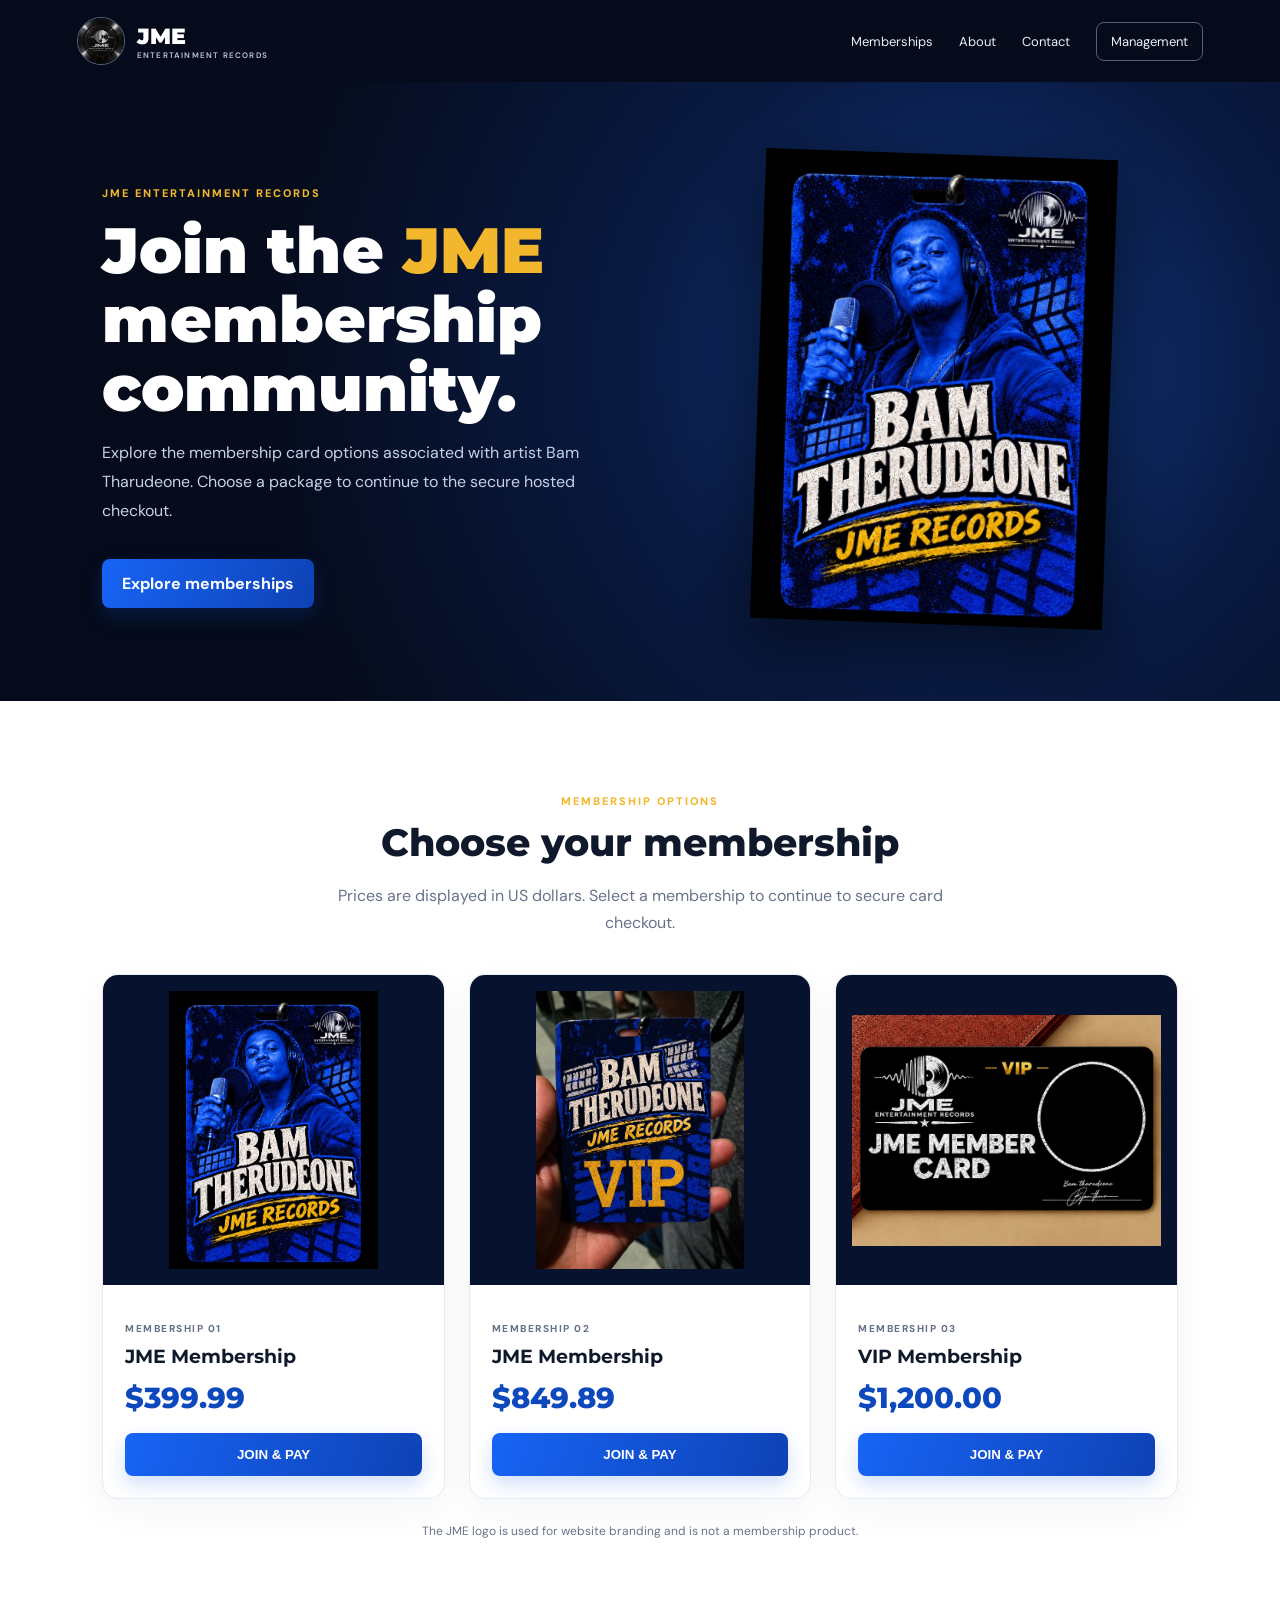
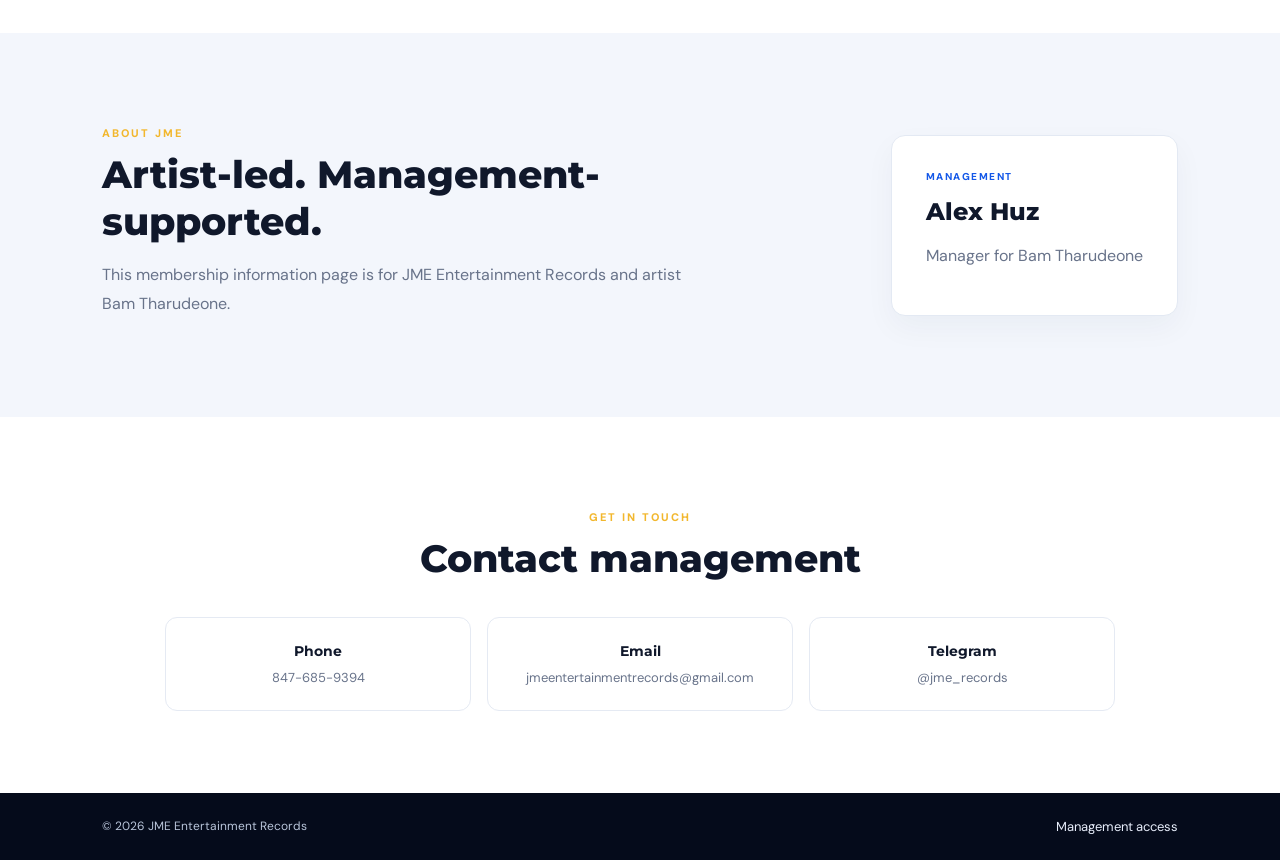
<file: index.html>
<!DOCTYPE html>
<html lang="en">
<head>
<meta charset="UTF-8">
<meta name="viewport" content="width=device-width, initial-scale=1">
<meta name="description" content="JME Entertainment Records membership cards and membership enquiries.">
<title>JME Entertainment Records | Membership</title>
<link rel="stylesheet" href="styles.css">
</head>
<body>
<header class="topbar">
  <a class="brand" href="#home"><img src="assets/jme-logo.jpeg" alt="JME Entertainment Records logo"><span>JME <small>ENTERTAINMENT RECORDS</small></span></a>
  <nav><a href="#memberships">Memberships</a><a href="#about">About</a><a href="#contact">Contact</a><a class="nav-admin" href="management.html">Management</a></nav>
</header>
<main>
<section class="hero" id="home">
  <div class="hero-copy">
    <p class="eyebrow">JME ENTERTAINMENT RECORDS</p>
    <h1>Join the <span>JME</span> membership community.</h1>
    <p>Explore the membership card options associated with artist Bam Tharudeone. Choose a package to continue to the secure hosted checkout.</p>
    <a class="button" href="#memberships">Explore memberships</a>
  </div>
  <div class="hero-art"><img src="assets/membership-1.jpeg" alt="Bam Tharudeone JME membership card"></div>
</section>
<section class="section" id="memberships">
  <div class="section-heading"><p class="eyebrow">MEMBERSHIP OPTIONS</p><h2>Choose your membership</h2><p>Prices are displayed in US dollars. Select a membership to continue to secure card checkout.</p></div>
  <div class="cards">
    <article class="membership-card">
      <img src="assets/membership-1.jpeg" alt="JME membership card one">
      <div class="card-body"><p class="tier">MEMBERSHIP 01</p><h3>JME Membership</h3><p class="price">$399.99</p><button class="button order-button" data-package="Membership 1" data-price="$399.99">JOIN &amp; PAY</button></div>
    </article>
    <article class="membership-card">
      <img src="assets/membership-2.jpeg" alt="JME membership card two">
      <div class="card-body"><p class="tier">MEMBERSHIP 02</p><h3>JME Membership</h3><p class="price">$849.89</p><button class="button order-button" data-package="Membership 2" data-price="$849.89">JOIN &amp; PAY</button></div>
    </article>
    <article class="membership-card">
      <img src="assets/membership-3.jpeg" alt="JME VIP membership card">
      <div class="card-body"><p class="tier">MEMBERSHIP 03</p><h3>VIP Membership</h3><p class="price">$1,200.00</p><button class="button order-button" data-package="VIP Membership 3" data-price="$1,200.00">JOIN &amp; PAY</button></div>
    </article>
  </div>
  <p class="notice">The JME logo is used for website branding and is not a membership product.</p>
</section>
<section class="about section" id="about"><div><p class="eyebrow">ABOUT JME</p><h2>Artist-led. Management-supported.</h2><p>This membership information page is for JME Entertainment Records and artist Bam Tharudeone.</p></div><div class="manager"><span class="manager-label">MANAGEMENT</span><h3>Alex Huz</h3><p>Manager for Bam Tharudeone</p></div></section>
<section class="section contact" id="contact"><p class="eyebrow">GET IN TOUCH</p><h2>Contact management</h2><div class="contact-grid">
<a href="tel:+18476859394"><strong>Phone</strong><span>847-685-9394</span></a>
<a href="mailto:jmeentertainmentrecords@gmail.com"><strong>Email</strong><span>jmeentertainmentrecords@gmail.com</span></a>
<a href="https://t.me/jme_records" target="_blank" rel="noopener"><strong>Telegram</strong><span>@jme_records</span></a>
</div></section>
</main>
<footer><span>© <span id="year"></span> JME Entertainment Records</span><a href="management.html">Management access</a></footer>
<div class="modal" id="order-modal" aria-hidden="true"><div class="modal-panel" role="dialog" aria-modal="true" aria-labelledby="checkout-title"><button class="close" type="button" aria-label="Close">&times;</button><p class="eyebrow">JME MEMBERSHIP CHECKOUT</p><h2 id="checkout-title">Continue to payment</h2><form id="order-form">
<label>Your name<input name="name" required autocomplete="name" placeholder="Full name" maxlength="120"></label>
<label>Email address<input name="email" type="email" required autocomplete="email" placeholder="you@example.com" maxlength="254"></label>
<label>Selected membership<input name="package" id="package" readonly></label>
<label>Price<input name="price" id="price" readonly></label>
<p class="form-note">When online payments are enabled, you will be redirected to the payment provider's secure hosted checkout. JME's website will never ask you to enter or send your card number, CVV, PIN, or banking password here.</p>
<p class="checkout-status" id="checkout-status" role="status" aria-live="polite">You will be redirected to the payment provider’s secure hosted checkout. JME never collects card details on this website.</p>
<button class="button checkout-submit" type="submit">JOIN &amp; PAY</button>
<a class="whatsapp-link" href="https://wa.me/18476859394" target="_blank" rel="noopener">Questions? Contact JME management on WhatsApp</a>
</form></div></div>
<script src="script.js"></script>
</body></html>
</file>
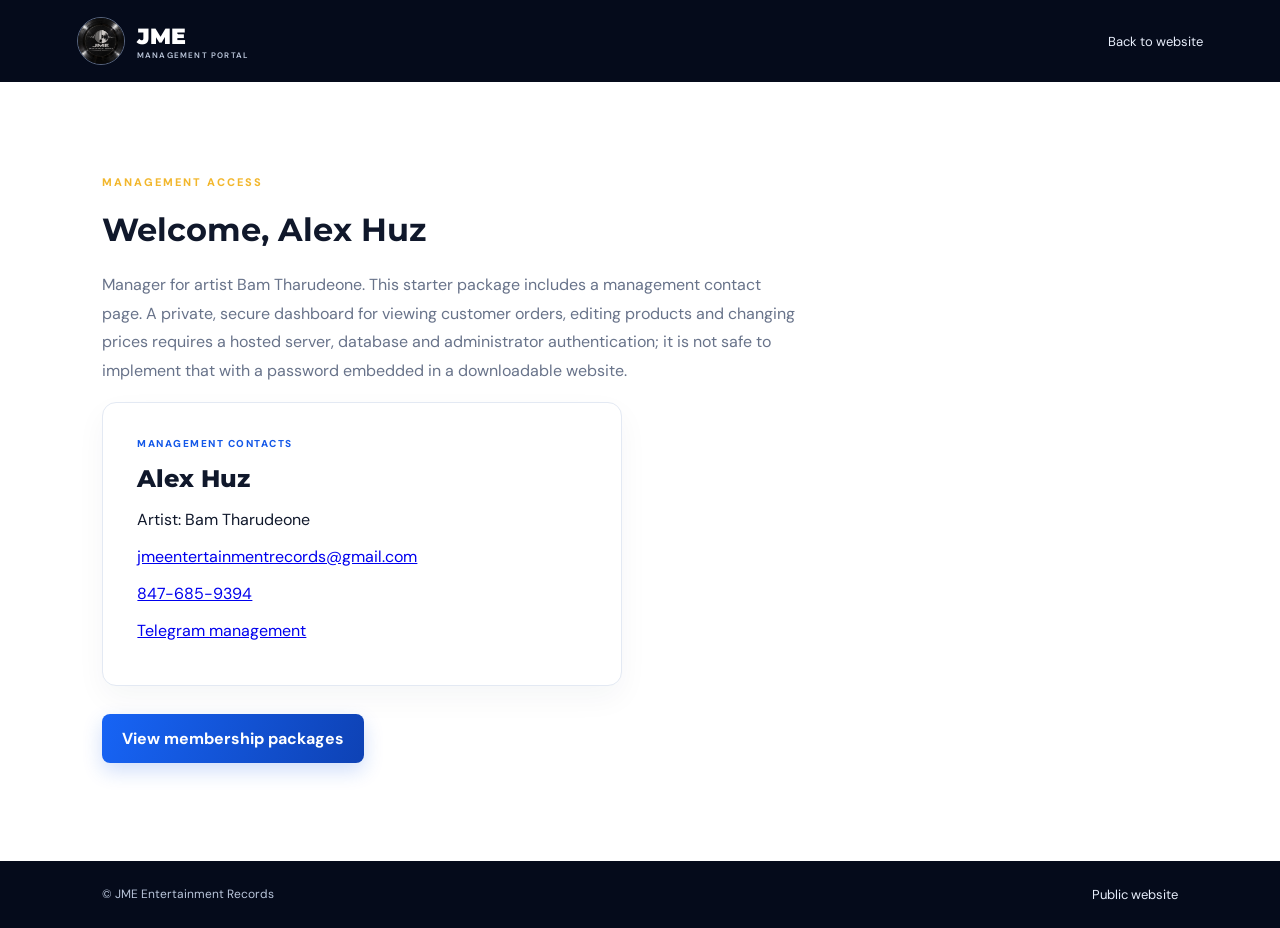
<file: management.html>
<!DOCTYPE html><html lang="en"><head><meta charset="UTF-8"><meta name="viewport" content="width=device-width, initial-scale=1"><title>JME Management Access</title><link rel="stylesheet" href="styles.css"></head><body><header class="topbar"><a class="brand" href="index.html"><img src="assets/jme-logo.jpeg" alt="JME logo"><span>JME <small>MANAGEMENT PORTAL</small></span></a><nav><a href="index.html">Back to website</a></nav></header><main class="section"><p class="eyebrow">MANAGEMENT ACCESS</p><h1 style="font-family:Montserrat">Welcome, Alex Huz</h1><p style="color:#68738a;max-width:700px;line-height:1.8">Manager for artist Bam Tharudeone. This starter package includes a management contact page. A private, secure dashboard for viewing customer orders, editing products and changing prices requires a hosted server, database and administrator authentication; it is not safe to implement that with a password embedded in a downloadable website.</p><div class="manager" style="max-width:520px"><span class="manager-label">MANAGEMENT CONTACTS</span><h3>Alex Huz</h3><p>Artist: Bam Tharudeone</p><p><a href="mailto:jmeentertainmentrecords@gmail.com">jmeentertainmentrecords@gmail.com</a></p><p><a href="tel:+18476859394">847-685-9394</a></p><p><a href="https://t.me/jme_records" target="_blank" rel="noopener">Telegram management</a></p></div><p style="margin-top:28px"><a class="button" href="index.html#memberships">View membership packages</a></p></main><footer><span>© JME Entertainment Records</span><a href="index.html">Public website</a></footer></body></html>
</file>
<file: styles.css>
@import url('https://fonts.googleapis.com/css2?family=DM+Sans:wght@400;500;600;700&family=Montserrat:wght@600;700;800;900&display=swap');
:root{--navy:#050b1b;--blue:#1458e8;--gold:#f2b72d;--ink:#10182b;--muted:#68738a;--paper:#f6f8fc}
*{box-sizing:border-box}html{scroll-behavior:smooth}body{margin:0;font-family:'DM Sans',sans-serif;color:var(--ink);background:white}.topbar{height:82px;padding:0 6vw;display:flex;align-items:center;justify-content:space-between;background:#050b1b;color:white;position:sticky;top:0;z-index:5}.brand{display:flex;align-items:center;gap:12px;color:white;text-decoration:none;font-family:Montserrat,sans-serif;font-weight:900;font-size:22px}.brand img{width:48px;height:48px;object-fit:cover;border-radius:50%;border:1px solid #58657e}.brand small{display:block;font:600 8px 'DM Sans';letter-spacing:1.2px;color:#bdc8dc}.topbar nav{display:flex;align-items:center;gap:26px}.topbar nav a,footer a{color:#e8eefb;text-decoration:none;font-size:13px}.topbar nav a:hover,footer a:hover{color:var(--gold)}.nav-admin{border:1px solid #53617d;padding:10px 14px;border-radius:8px}.hero{background:radial-gradient(circle at 75% 45%,#123b8a 0,#091a42 32%,#050b1b 70%);color:white;min-height:590px;padding:72px 8vw;display:grid;grid-template-columns:1.05fr .95fr;align-items:center;gap:48px;overflow:hidden}.hero-copy{max-width:600px}.eyebrow{color:var(--gold);font-weight:800;font-size:11px;letter-spacing:2px}.hero h1{font:900 clamp(40px,5vw,68px)/1.08 Montserrat,sans-serif;margin:16px 0}.hero h1 span{color:var(--gold)}.hero-copy>p:not(.eyebrow){color:#c7d2e7;line-height:1.8;max-width:510px}.hero-art{justify-self:center;width:min(100%,390px);transform:rotate(2deg);filter:drop-shadow(0 22px 35px #0009)}.hero-art img{width:100%;max-height:470px;object-fit:contain;border-radius:18px}.button{display:inline-block;border:0;background:linear-gradient(110deg,#1764f5,#0e42b5);color:white;padding:14px 20px;border-radius:8px;text-decoration:none;font-weight:700;cursor:pointer;box-shadow:0 8px 20px #1458e833}.hero .button{margin-top:18px}.section{padding:82px 8vw}.section-heading{text-align:center;max-width:650px;margin:0 auto 38px}.section-heading h2,.section h2{font:800 clamp(30px,3vw,42px) Montserrat,sans-serif;margin:10px 0}.section-heading>p:last-child{color:var(--muted);line-height:1.7}.cards{display:grid;grid-template-columns:repeat(3,1fr);gap:24px;max-width:1150px;margin:auto}.membership-card{border:1px solid #e5eaf3;border-radius:16px;overflow:hidden;background:white;box-shadow:0 12px 35px #10234b0c;transition:transform .2s,box-shadow .2s}.membership-card:hover{transform:translateY(-5px);box-shadow:0 18px 40px #10234b18}.membership-card>img{width:100%;height:310px;object-fit:contain;background:#07132e;padding:16px}.card-body{padding:22px}.tier{font-size:10px;font-weight:800;letter-spacing:1.5px;color:#65718a}.card-body h3{font:700 19px Montserrat;margin:8px 0}.price{font:800 29px Montserrat;color:#0e48bd;margin:12px 0 18px}.order-button{width:100%}.notice{text-align:center;color:var(--muted);font-size:12px;margin-top:24px}.about{background:#f3f6fc;display:flex;justify-content:space-between;align-items:center;gap:40px}.about>div:first-child{max-width:600px}.about p:not(.eyebrow){color:var(--muted);line-height:1.8}.manager{background:white;border:1px solid #e3e9f3;border-radius:14px;padding:28px 34px;min-width:260px;box-shadow:0 12px 30px #10234b0b}.manager-label{font-size:10px;letter-spacing:1.5px;color:#1458e8;font-weight:800}.manager h3{font:800 24px Montserrat;margin:12px 0 4px}.contact{text-align:center}.contact-grid{display:grid;grid-template-columns:repeat(3,1fr);gap:16px;max-width:950px;margin:35px auto 0}.contact-grid a{padding:24px;border:1px solid #e5eaf3;border-radius:12px;text-decoration:none;color:var(--ink);display:flex;flex-direction:column;gap:9px}.contact-grid a:hover{border-color:#1458e8;background:#f8faff}.contact-grid strong{font:700 14px Montserrat}.contact-grid span{font-size:13px;color:var(--muted);overflow-wrap:anywhere}footer{background:#050b1b;color:#b9c5da;padding:25px 8vw;display:flex;justify-content:space-between;font-size:12px}.modal{display:none;position:fixed;inset:0;background:#020817c9;z-index:10;padding:24px;overflow:auto;align-items:center;justify-content:center}.modal.open{display:flex}.modal-panel{background:white;width:min(100%,520px);padding:30px;border-radius:16px;position:relative}.modal-panel h2{font:800 27px Montserrat;margin:8px 0 20px}.close{position:absolute;right:18px;top:12px;border:0;background:none;font-size:30px;cursor:pointer}.modal form{display:grid;gap:13px}.modal label{font-size:12px;font-weight:700;display:grid;gap:6px}.modal input,.modal textarea{width:100%;padding:12px;border:1px solid #dce3ef;border-radius:7px;font:14px 'DM Sans';color:var(--ink)}.form-note{font-size:11px;line-height:1.6;color:var(--muted)}.whatsapp-link{text-align:center;color:#1460d8;font-size:13px;text-decoration:none;margin-top:4px}
@media(max-width:800px){.topbar{padding:0 5vw;height:auto;min-height:75px;flex-wrap:wrap;gap:12px;padding-top:12px;padding-bottom:12px}.topbar nav{gap:13px;flex-wrap:wrap}.topbar nav a{font-size:11px}.hero{grid-template-columns:1fr;padding:58px 7vw;gap:30px}.hero-art{width:min(78%,320px)}.section{padding:62px 6vw}.cards{grid-template-columns:1fr;max-width:430px}.membership-card>img{height:330px}.about{display:block}.manager{margin-top:25px}.contact-grid{grid-template-columns:1fr;max-width:450px}footer{padding:22px 6vw;gap:15px;flex-wrap:wrap}}

.checkout-status{padding:12px 14px;border-radius:8px;background:#fff7e6;border:1px solid #f2d28b;color:#76520b;font-size:12px;line-height:1.6;margin:0}.checkout-submit:disabled{opacity:.65;cursor:wait}
</file>
